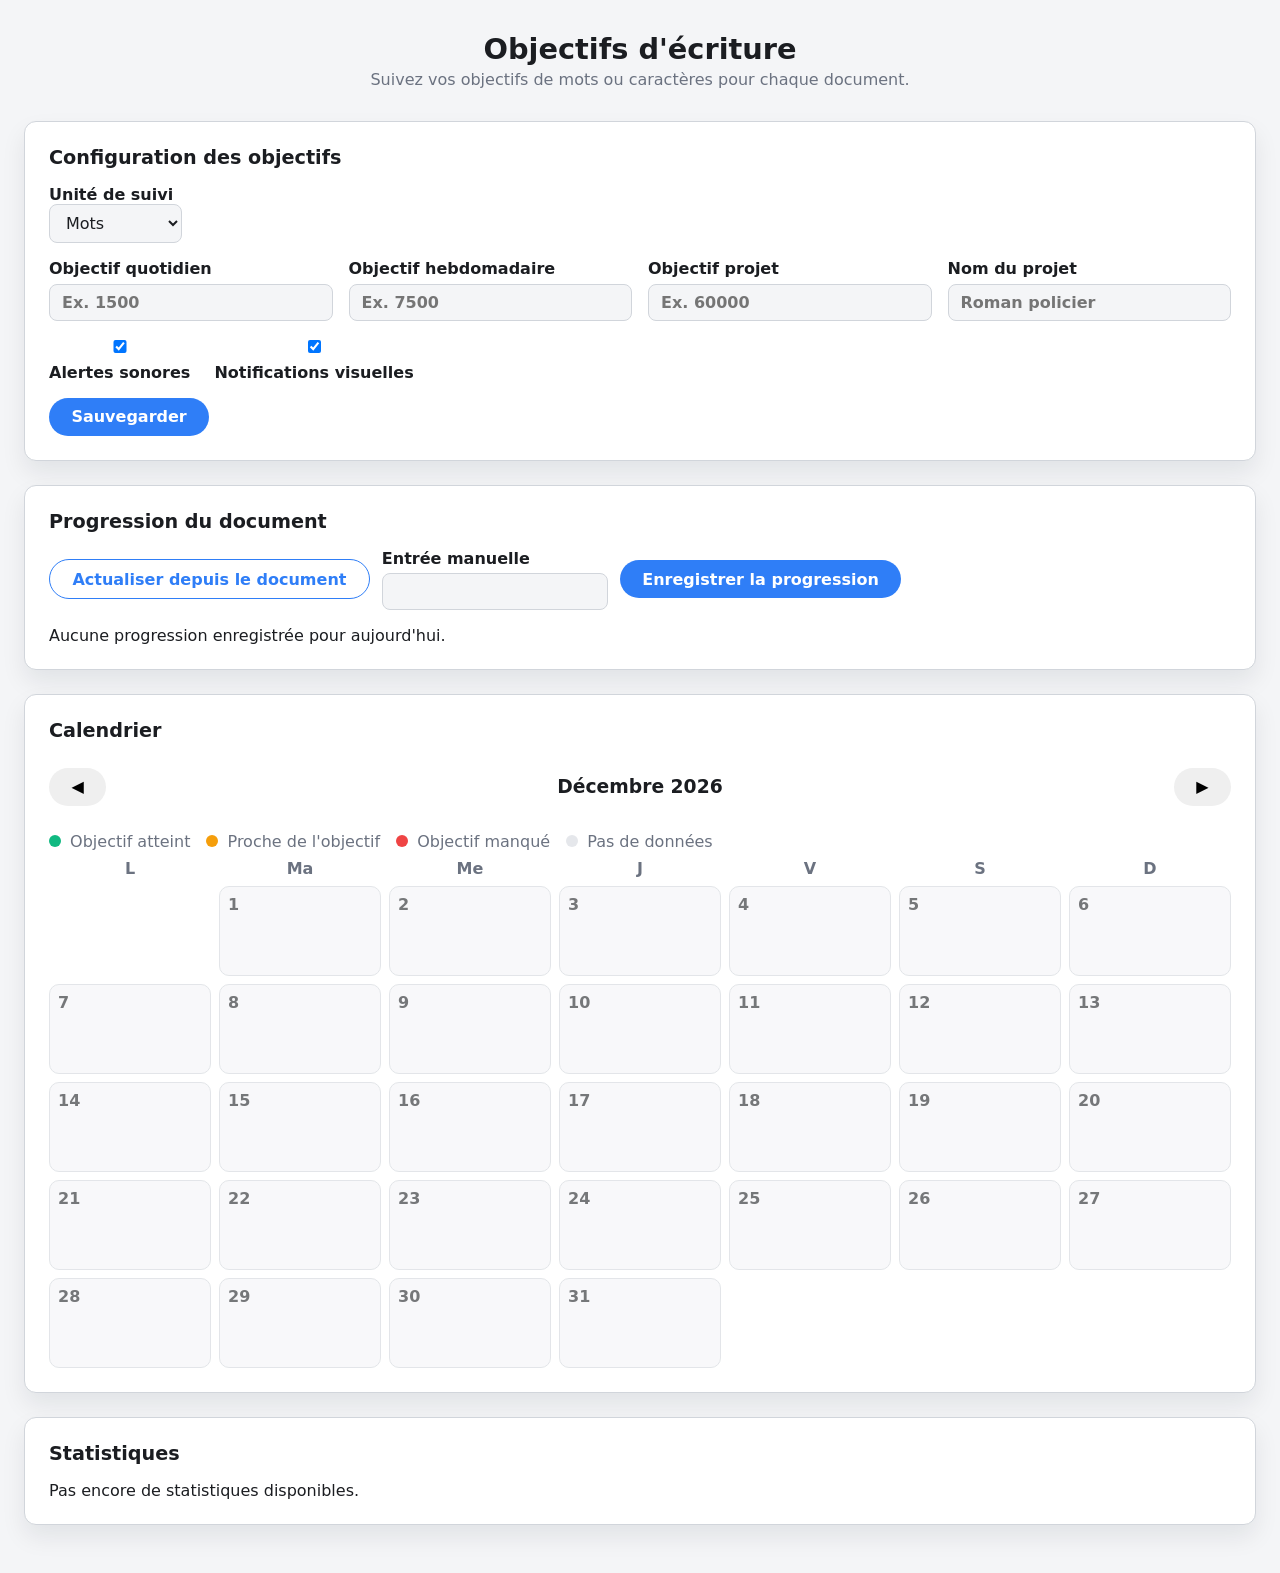
<file: src/taskpane/index.html>
<!DOCTYPE html>
<html lang="fr">
  <head>
    <meta charset="utf-8" />
    <title>Objectifs WordCount</title>
    <meta name="viewport" content="width=device-width, initial-scale=1" />
    <link rel="stylesheet" href="styles.css" />
    <script src="https://appsforoffice.microsoft.com/lib/1/hosted/office.js"></script>
  </head>
  <body class="theme">
    <header class="header">
      <h1>Objectifs d'écriture</h1>
      <p>Suivez vos objectifs de mots ou caractères pour chaque document.</p>
    </header>

    <main>
      <section class="card">
        <h2>Configuration des objectifs</h2>
        <form id="goal-form">
          <div class="field-group">
            <label for="mode-select">Unité de suivi</label>
            <select id="mode-select">
              <option value="words">Mots</option>
              <option value="characters">Caractères</option>
            </select>
          </div>
          <div class="grid">
            <label>Objectif quotidien
              <input type="number" id="daily-goal" min="0" placeholder="Ex. 1500" />
            </label>
            <label>Objectif hebdomadaire
              <input type="number" id="weekly-goal" min="0" placeholder="Ex. 7500" />
            </label>
            <label>Objectif projet
              <input type="number" id="project-goal" min="0" placeholder="Ex. 60000" />
            </label>
            <label>Nom du projet
              <input type="text" id="project-name" placeholder="Roman policier" />
            </label>
          </div>
          <div class="toggles">
            <label><input type="checkbox" id="sound-enabled" checked /> Alertes sonores</label>
            <label><input type="checkbox" id="notif-enabled" checked /> Notifications visuelles</label>
          </div>
          <button type="submit" class="primary">Sauvegarder</button>
        </form>
      </section>

      <section class="card">
        <h2>Progression du document</h2>
        <div class="actions">
          <button id="refresh-count" class="secondary">Actualiser depuis le document</button>
          <div class="inline-input">
            <label for="manual-count">Entrée manuelle</label>
            <input type="number" id="manual-count" min="0" />
          </div>
          <button id="save-progress" class="primary">Enregistrer la progression</button>
        </div>
        <div id="current-stats" class="stats"></div>
        <div id="alert-area" role="alert" class="hidden"></div>
      </section>

      <section class="card">
        <h2>Calendrier</h2>
        <div class="calendar-controls">
          <button id="prev-month" aria-label="Mois précédent">◀</button>
          <h3 id="calendar-title"></h3>
          <button id="next-month" aria-label="Mois suivant">▶</button>
        </div>
        <div class="calendar-legend">
          <span><span class="dot success"></span> Objectif atteint</span>
          <span><span class="dot partial"></span> Proche de l'objectif</span>
          <span><span class="dot miss"></span> Objectif manqué</span>
          <span><span class="dot empty"></span> Pas de données</span>
        </div>
        <div id="calendar-grid" class="calendar-grid"></div>
      </section>

      <section class="card">
        <h2>Statistiques</h2>
        <div id="stats-summary" class="stats"></div>
      </section>
    </main>

    <audio id="goal-audio" preload="auto">
      <source src="[data-uri]" type="audio/wav" />
    </audio>

    <template id="calendar-day-template">
      <div class="day">
        <span class="date"></span>
        <span class="value"></span>
      </div>
    </template>

    <script src="app.js" type="module"></script>
  </body>
</html>
</file>
<file: src/taskpane/styles.css>
:root {
  color-scheme: light dark;
  font-family: "Segoe UI", system-ui, -apple-system, BlinkMacSystemFont, "Helvetica Neue", sans-serif;
  --surface: #ffffff;
  --surface-alt: #f4f5f7;
  --accent: #2f7ef7;
  --accent-strong: #1d5fcc;
  --text: #1b1d21;
  --text-muted: #6b7280;
  --border: #d1d5db;
  --success: #10b981;
  --partial: #f59e0b;
  --miss: #ef4444;
  --empty: #e5e7eb;
}

@media (prefers-color-scheme: dark) {
  :root {
    --surface: #1f2937;
    --surface-alt: #111827;
    --accent: #60a5fa;
    --accent-strong: #3b82f6;
    --text: #f9fafb;
    --text-muted: #9ca3af;
    --border: #374151;
    --empty: #4b5563;
  }
}

body.theme {
  margin: 0;
  padding: 0 1.5rem 3rem;
  background: var(--surface-alt);
  color: var(--text);
}

.header {
  text-align: center;
  padding: 2rem 0 1rem;
}

.header h1 {
  margin: 0;
  font-size: 1.8rem;
}

.header p {
  margin-top: 0.25rem;
  color: var(--text-muted);
}

main {
  display: grid;
  gap: 1.5rem;
}

.card {
  background: var(--surface);
  border-radius: 12px;
  padding: 1.5rem;
  box-shadow: 0 12px 24px rgba(15, 23, 42, 0.08);
  border: 1px solid var(--border);
}

.card h2 {
  margin-top: 0;
  font-size: 1.2rem;
}

.field-group {
  margin-bottom: 1rem;
}

.grid {
  display: grid;
  gap: 1rem;
  grid-template-columns: repeat(auto-fit, minmax(180px, 1fr));
}

label {
  display: flex;
  flex-direction: column;
  gap: 0.4rem;
  font-weight: 600;
}

input,
select,
button {
  font: inherit;
}

input,
select {
  padding: 0.5rem 0.75rem;
  border-radius: 8px;
  border: 1px solid var(--border);
  background: var(--surface-alt);
  color: inherit;
}

input:focus,
select:focus {
  outline: 2px solid var(--accent);
  outline-offset: 2px;
}

.toggles {
  display: flex;
  gap: 1.5rem;
  margin: 1rem 0;
  flex-wrap: wrap;
}

button {
  cursor: pointer;
  border: none;
  border-radius: 999px;
  padding: 0.6rem 1.4rem;
  font-weight: 600;
  transition: transform 120ms ease, box-shadow 120ms ease;
}

button:hover {
  transform: translateY(-1px);
  box-shadow: 0 10px 20px rgba(46, 106, 255, 0.18);
}

button:active {
  transform: translateY(0);
  box-shadow: none;
}

.primary {
  background: var(--accent);
  color: #fff;
}

.secondary {
  background: transparent;
  color: var(--accent);
  border: 1px solid var(--accent);
}

.actions {
  display: flex;
  flex-wrap: wrap;
  gap: 0.75rem;
  align-items: center;
}

.inline-input {
  display: flex;
  flex-direction: column;
  gap: 0.3rem;
  min-width: 160px;
}

.stats {
  display: grid;
  gap: 0.5rem;
  margin-top: 1rem;
}

.stats strong {
  display: block;
  font-size: 1.4rem;
}

#alert-area {
  margin-top: 1rem;
  padding: 0.75rem 1rem;
  border-radius: 8px;
  background: var(--accent);
  color: #fff;
}

.hidden {
  display: none !important;
}

.calendar-controls {
  display: flex;
  justify-content: space-between;
  align-items: center;
  margin-bottom: 1rem;
}

.calendar-grid {
  display: grid;
  grid-template-columns: repeat(7, minmax(0, 1fr));
  gap: 0.5rem;
}

.calendar-grid .weekday {
  font-weight: 600;
  text-align: center;
  color: var(--text-muted);
}

.day {
  border-radius: 10px;
  border: 1px solid var(--border);
  padding: 0.5rem;
  min-height: 72px;
  display: flex;
  flex-direction: column;
  gap: 0.2rem;
  justify-content: space-between;
  background: var(--surface-alt);
}

.day .date {
  font-weight: 600;
}

.day.success {
  border-color: rgba(16, 185, 129, 0.4);
  background: rgba(16, 185, 129, 0.12);
}

.day.partial {
  border-color: rgba(245, 158, 11, 0.4);
  background: rgba(245, 158, 11, 0.12);
}

.day.miss {
  border-color: rgba(239, 68, 68, 0.4);
  background: rgba(239, 68, 68, 0.12);
}

.day.empty {
  opacity: 0.6;
}

.calendar-legend {
  display: flex;
  gap: 1rem;
  flex-wrap: wrap;
  color: var(--text-muted);
  margin-bottom: 0.5rem;
}

.calendar-legend .dot {
  width: 12px;
  height: 12px;
  border-radius: 999px;
  display: inline-block;
  margin-right: 0.25rem;
  background: var(--empty);
}

.calendar-legend .dot.success {
  background: var(--success);
}

.calendar-legend .dot.partial {
  background: var(--partial);
}

.calendar-legend .dot.miss {
  background: var(--miss);
}

.calendar-legend .dot.empty {
  background: var(--empty);
}

@media (max-width: 640px) {
  body.theme {
    padding: 0 1rem 2rem;
  }

  .card {
    padding: 1.25rem;
  }

  .actions {
    flex-direction: column;
    align-items: stretch;
  }

  .inline-input {
    width: 100%;
  }
}
</file>
